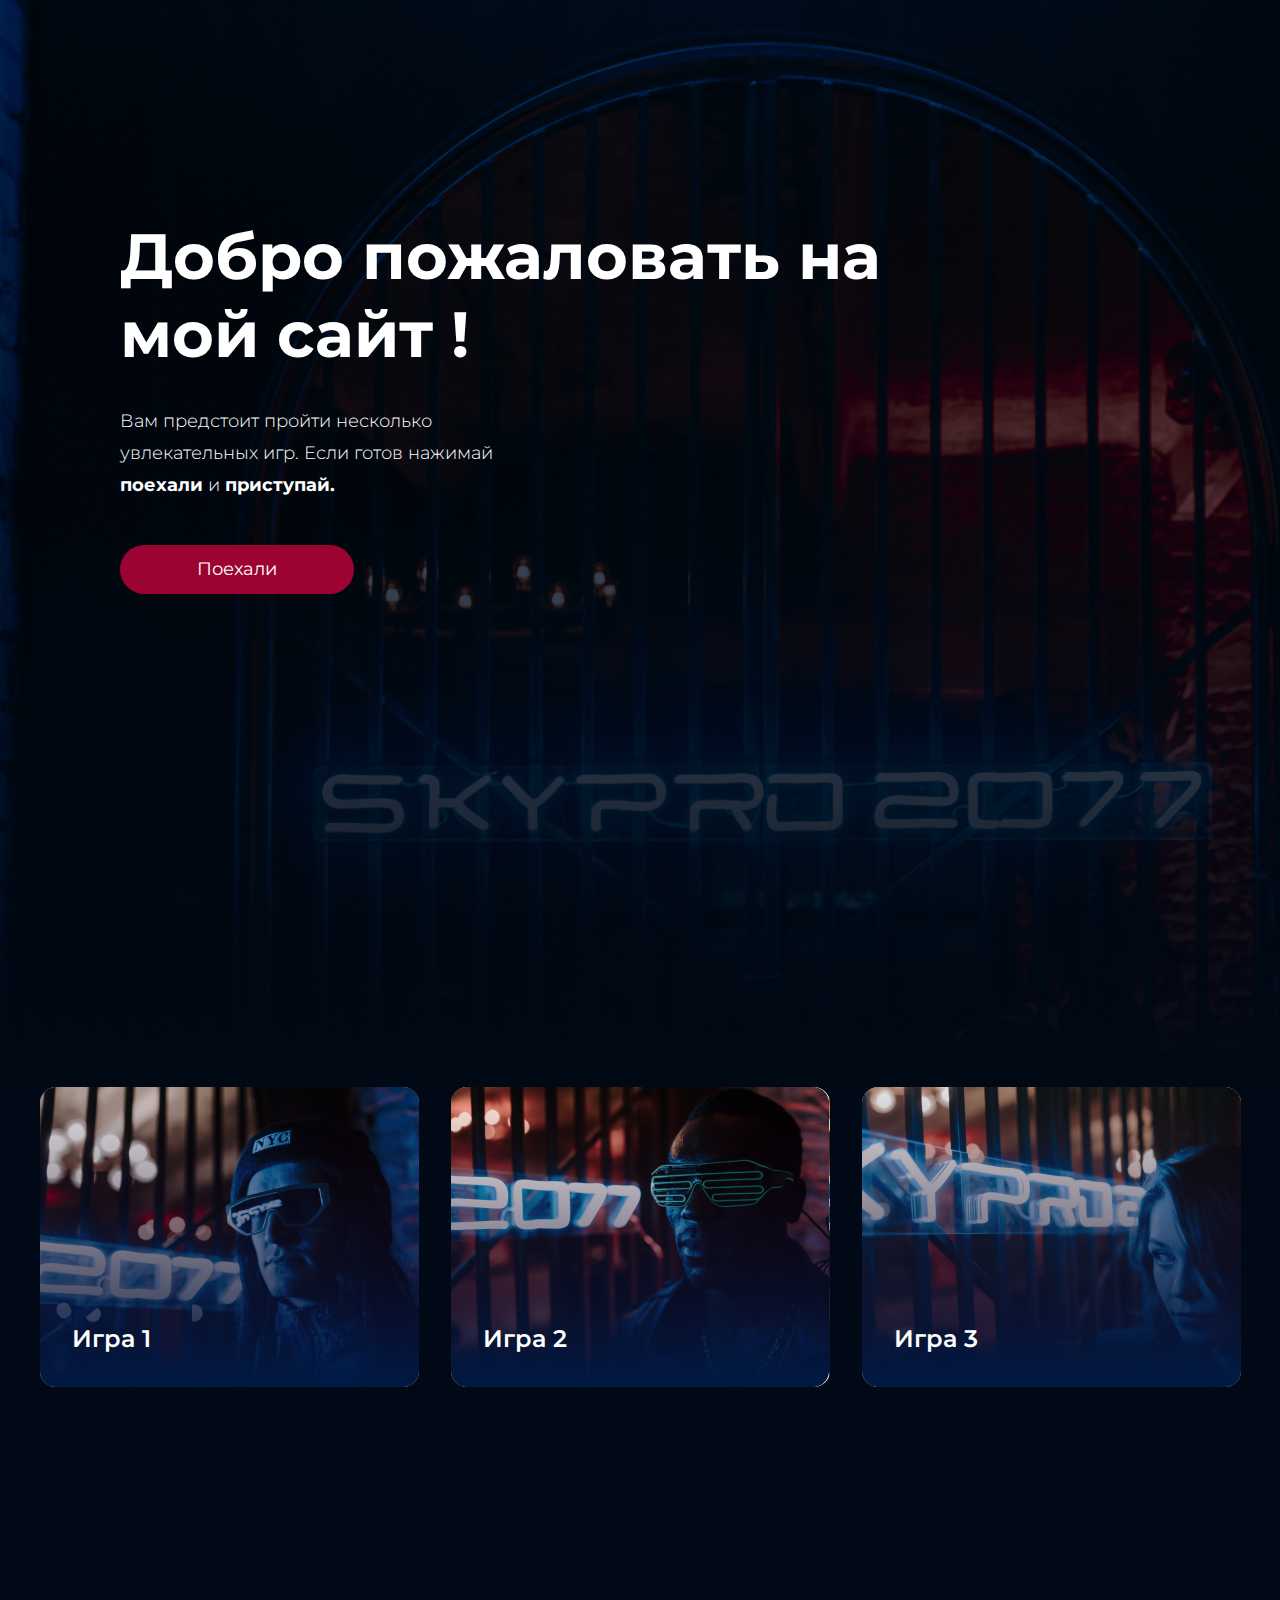
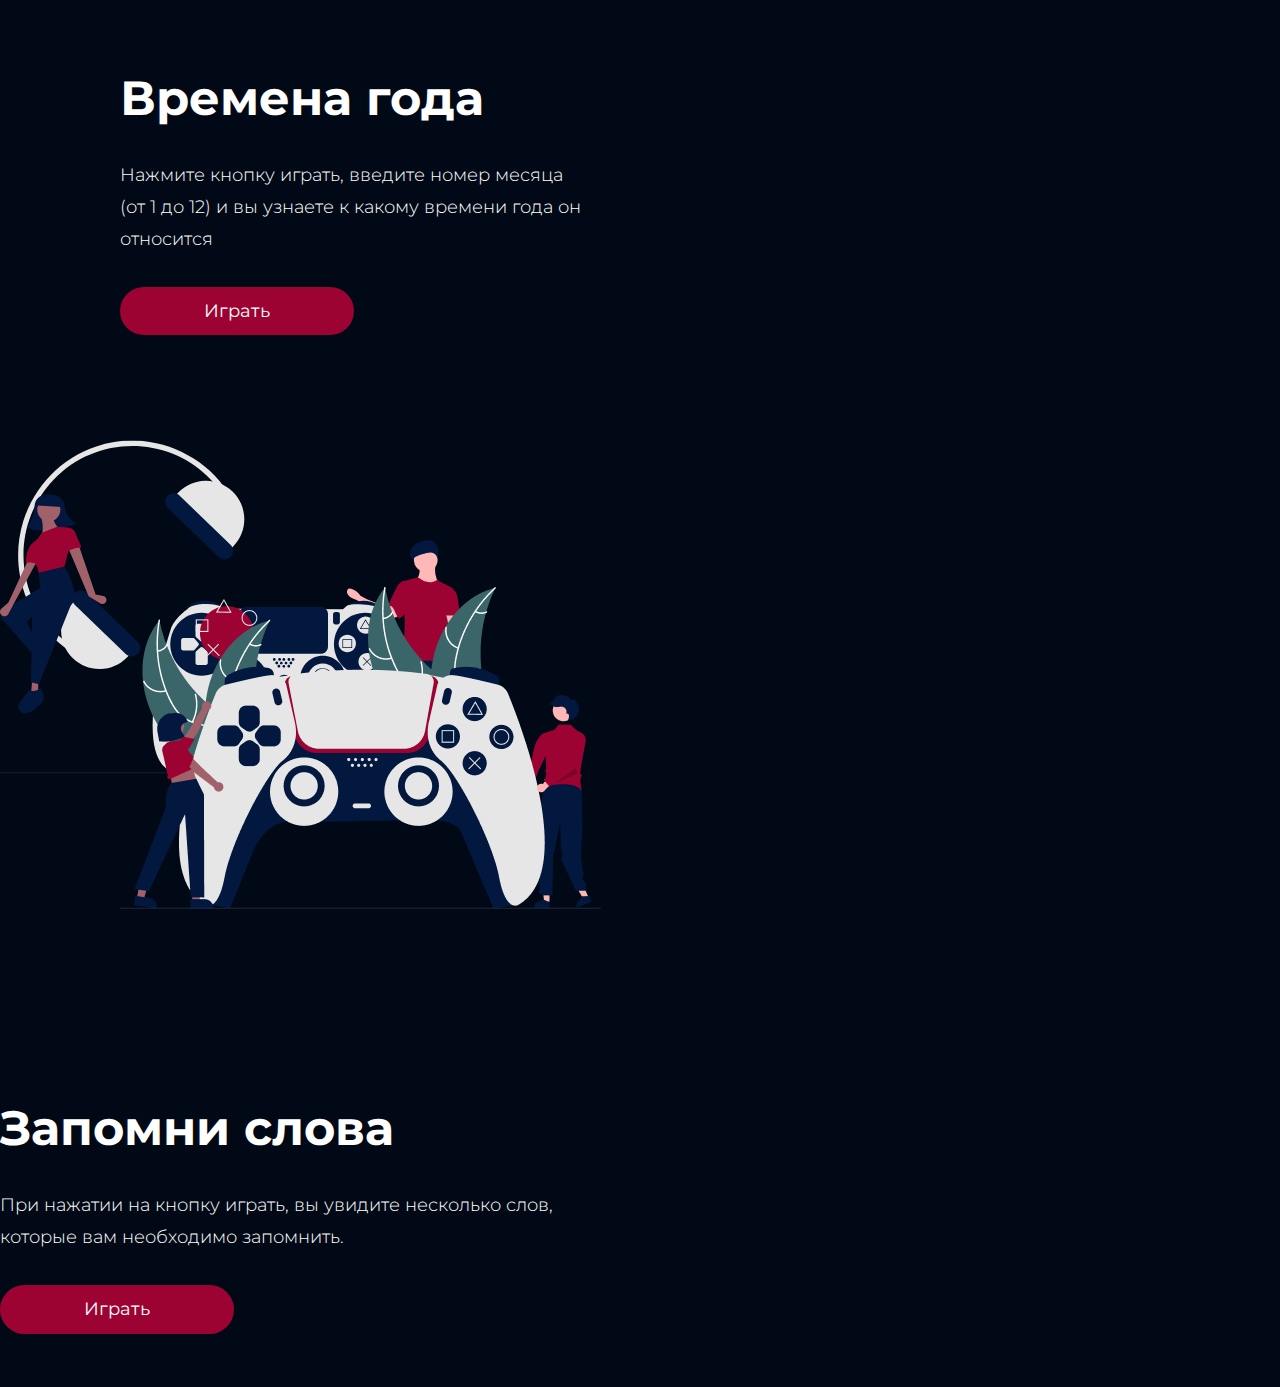
<file: index.html>
<!DOCTYPE html>
<html lang="en">
<head>
    <meta charset="UTF-8">
    <meta name="viewport" content="width=device-width, initial-scale=1.0">
    <title>homework</title>
    <link rel="preconnect" href="https://fonts.googleapis.com">
<link rel="preconnect" href="https://fonts.gstatic.com" crossorigin>
<link href="https://fonts.googleapis.com/css2?family=Montserrat:wght@200;300;400;500;700&display=swap" rel="stylesheet">
<link rel="stylesheet" href="style.css">
<script src="./script.js"></script>
</head>
<body>
    <header class="header center">
      <h1 class="title">Добро пожаловать на мой сайт !</h1>
      <p class="info">Вам предстоит пройти несколько увлекательных игр. Если готов нажимай
        <a class="bold" href="#"> поехали </a> и
        <a class="bold" href="#"> приступай. </a> </p>
      <button class="button">Поехали</button>
    </header>
    <footer class="footer center">
    <div class="for_item">
        <p class="for_item_text">Игра 1</p>
    </div>
    <div class="for_item_2">
        <p class="for_item_text">Игра 2 </p>
    </div>
    <div class="for_item_3">
       <p class="for_item_text"> Игра 3 </p>
    </div>
    </footer>
    <div class="first_game center">
      <div class="first_game_box">
       <h2 class="first_game_name">Времена года</h2>
       <p class="first_game_start">Нажмите кнопку играть, введите номер месяца (от 1 до 12) и вы узнаете к какому времени года он относится</p>
       <button onclick="gameSeasons()" class="first_game_button">Играть</button>
      </div>
      <div class="first_game_img">
      <img class="game_img" src="./img/undraw_video_game_night_8h8m 1.svg" alt="Игра 1">
      </div>
    </div>
    <div class="second_game center">
      <div>
      <img class="second_game_img" src="./img/undraw_gaming_re_cma2 1.png" alt="Игра 2">
      </div>
      <div class="second_game_box">
        <h2 class="second_game_name">Запомни слова</h2>
        <p class="second_game_start">При нажатии на кнопку играть, вы увидите несколько слов, которые вам необходимо запомнить.</p>
        <button class="second_game_button" onclick="rememberWords()">Играть</button>
      </div>

    </div>
</body>
</html>
</file>
<file: style.css>
* {
  margin: 0;
  padding: 0;
}

.center {
  padding-left: calc(50% - 720px);
  padding-right: calc(50% - 720px);
}

.header {
  background-image: url(img/Rectangle\ 1.jpg);
  background-repeat: no-repeat;
  background-size: cover;
}

.title {
  color: #FFF;
  font-family: Montserrat;
  font-size: 64px;
  font-style: normal;
  font-weight: 700;
  line-height: normal;
  padding-top: 217px;
  width: 788px;
  padding-left: 120px;
}

.info {
  color: #FFF;
  font-family: Montserrat;
  font-size: 18px;
  font-style: normal;
  font-weight: 300;
  line-height: 32px;
  width: 421px;
  padding-top: 32px;
  padding-bottom: 44px;
  padding-left: 120px;
}

.bold {
  color: #FFF;
  font-family: Montserrat;
  font-size: 18px;
  font-style: normal;
  font-weight: 700;
  line-height: 32px;
  text-decoration-line: none;
}

.button {
  border-radius: 30px;
  background: #9C0332;
  width: 234.063px;
  height: 48.603px;
  flex-shrink: 0;
  margin-left: 120px;
  color: #FFF;
  font-family: Montserrat;
  font-size: 18px;
  font-style: normal;
  font-weight: 400;
  line-height: normal;
  margin-bottom: 493px;
  border: none;
}

.button:hover {
  background-color: #EB443F;
}

.footer {
  background-color: #000915;
  display: flex;
  flex-wrap: wrap;
  justify-content: center;
  gap: 32px;
}

.for_item {
  background-image: url(img/Rectangle\ 6.jpg);
  width: 379px;
  height: 300px;
  flex-shrink: 0;
  border-radius: 16px;
  color: #FFF;
  font-family: Montserrat;
  font-size: 24px;
  font-style: normal;
  font-weight: 600;
  line-height: 32px;
}

.for_item:hover {
  border: 3px solid #44D2FF;
}

.for_item_2 {
  background-image: url(img/Rectangle\ 7.jpg);
  width: 379px;
  height: 300px;
  flex-shrink: 0;
  border-radius: 16px;
  color: #FFF;
  font-family: Montserrat;
  font-size: 24px;
  font-style: normal;
  font-weight: 600;
  line-height: 32px;
}

.for_item_2:hover {
  border: 3px solid #44D2FF;
}

.for_item_3 {
  background-image: url(img/Rectangle\ 8.jpg);
  width: 379px;
  height: 300px;
  flex-shrink: 0;
  border-radius: 16px;
  color: #FFF;
  font-family: Montserrat;
  font-size: 24px;
  font-style: normal;
  font-weight: 600;
  line-height: 32px;
}

.for_item_3:hover {
  border: 3px solid #44D2FF;
}

.for_item_text {
  padding-top: 236px;
  padding-left: 32px;
}

.first_game {
  background-color: #000915;
  height: 800px;
  display: flex;
  flex-wrap: wrap;
  gap: 135px;
}

.first_game_img {
  padding-top: 282px;
  padding-right: 120px;
}

.first_game_box {
  width: 584px;
  height: 236px;
  display: flex;
  flex-direction: column;
  gap: 32px;
}

.first_game_name {
  color: #FFF;
  font-family: Montserrat;
  font-size: 48px;
  font-style: normal;
  font-weight: 700;
  line-height: normal;
  padding-top: 282px;
  padding-left: 120px;
}

.first_game_start {
  color: #FFF;
  font-family: Montserrat;
  font-size: 18px;
  font-style: normal;
  font-weight: 300;
  line-height: 32px;
  padding-left: 120px;
}

.first_game_button {
  width: 234.063px;
  height: 48.603px;
  flex-shrink: 0;
  border-radius: 30px;
  background: #9C0332;
  border: none;
  color: #FFF;
  font-family: Montserrat;
  font-size: 18px;
  font-style: normal;
  font-weight: 400;
  line-height: normal;
  margin-left: 120px;
}

.second_game {
  background: #000915;
  height: 800px;
  flex-shrink: 0;
  display: flex;
  gap: 135px;
  flex-wrap: wrap;
}

.second_game_name {
  color: #FFF;
  font-family: Montserrat;
  font-size: 48px;
  font-style: normal;
  font-weight: 700;
  line-height: normal;
}

.second_game_start {
  color: #FFF;
  font-family: Montserrat;
  font-size: 18px;
  font-style: normal;
  font-weight: 300;
  line-height: 32px;
  width: 584px;
  padding-right: 120px;
}

.second_game_img {
  padding-left: 120px;
}

.second_game_button {
  width: 234.063px;
  height: 48.603px;
  flex-shrink: 0;
  border-radius: 30px;
  background: #9C0332;
  border: none;
  color: #FFF;
  font-family: Montserrat;
  font-size: 18px;
  font-style: normal;
  font-weight: 400;
  line-height: normal;
}

.second_game_box {
  width: 584px;
  height: 236px;
  display: flex;
  flex-direction: column;
  gap: 32px;
}

@media (max-width: 767px) {
  .center {
    padding-left: 16px;
    padding-right: 16px;
    box-sizing: border-box;
  }
  .header {
    background-repeat: no-repeat;
    background-position: center;
    background-size: cover;
    width: 100%;
    display: flex;
    flex-direction: column;
    justify-content: center;
    align-items: center;
    padding-left: 0;
    width: 100%;
  }
  .title {
    width: 343px;
    height: 77.436px;
    flex-direction: column;
    justify-content: center;
    text-align: center;
    color: #FFF;
    font-family: Montserrat;
    font-size: 32px;
    font-style: normal;
    font-weight: 700;
    line-height: normal;
    justify-content: center;
    padding-left: 0;
  }
  .info {
    width: 343px;
    color: #FFF;
    text-align: center;
    font-family: Montserrat;
    font-size: 14px;
    font-style: normal;
    font-weight: 300;
    line-height: 22px;
    justify-content: center;
    text-align: center;
    padding-left: 0;
  }
  .button {
    justify-content: center;
    align-items: center;
    text-align: center;
    margin-bottom: 239px;
    margin-left: 0;
  }
  .for_item {
    width: 343px;
  }
  .for_item_2 {
    width: 343px;
  }
  .for_item_3 {
    width: 343px;
  }
  .footer {
    padding-bottom: 127px;
    width: 100%;
  }
  .first_game {
    height: 653px;
    padding-bottom: 51px;
    justify-content: center;
    gap: 0px;
    width: 100%;
  }
  .first_game_box {
    padding-top: 0;
    display: flex;
    flex-direction: column;
    justify-content: center;
    align-items: center;
  }
  .first_game_name {
    color: #FFF;
    text-align: center;
    font-family: Montserrat;
    font-size: 32px;
    font-style: normal;
    font-weight: 700;
    line-height: normal;
    padding-left: 0;
    padding-top: 0;
  }
  .first_game_start {
    color: #FFF;
    text-align: center;
    font-family: Montserrat;
    font-size: 14px;
    font-style: normal;
    font-weight: 300;
    line-height: 22px;
    width: 343px;
    padding-left: 0;
  }
  .first_game_button {
    margin-left: 0;
  }
  .first_game_img {
    padding-top: 64px;
    padding-right: 0;
  }
  .game_img {
    width: 344px;
  }
  .second_game {
    width: 100%;
    flex-direction: column-reverse;
    height: 653px;
    justify-content: center;
    padding-top: 51px;
    gap: 0px;
    align-items: center;
  }
  .second_game_img {
    width: 344px;
    padding-left: 0;
    padding-top: 64px;
  }
  .second_game_name {
    color: #FFF;
    text-align: center;
    font-family: Montserrat;
    font-size: 32px;
    font-style: normal;
    font-weight: 700;
    line-height: normal;
  }
  .second_game_start {
    color: #FFF;
    text-align: center;
    font-family: Montserrat;
    font-size: 14px;
    font-style: normal;
    font-weight: 300;
    line-height: 22px;
    width: 100%;
    padding-right: 0;
  }
  .second_game_box {
    padding-top: 0;
    display: flex;
    flex-direction: column;
    justify-content: center;
    align-items: center;
    width: 100%;
  }
}/*# sourceMappingURL=style.css.map */
</file>
